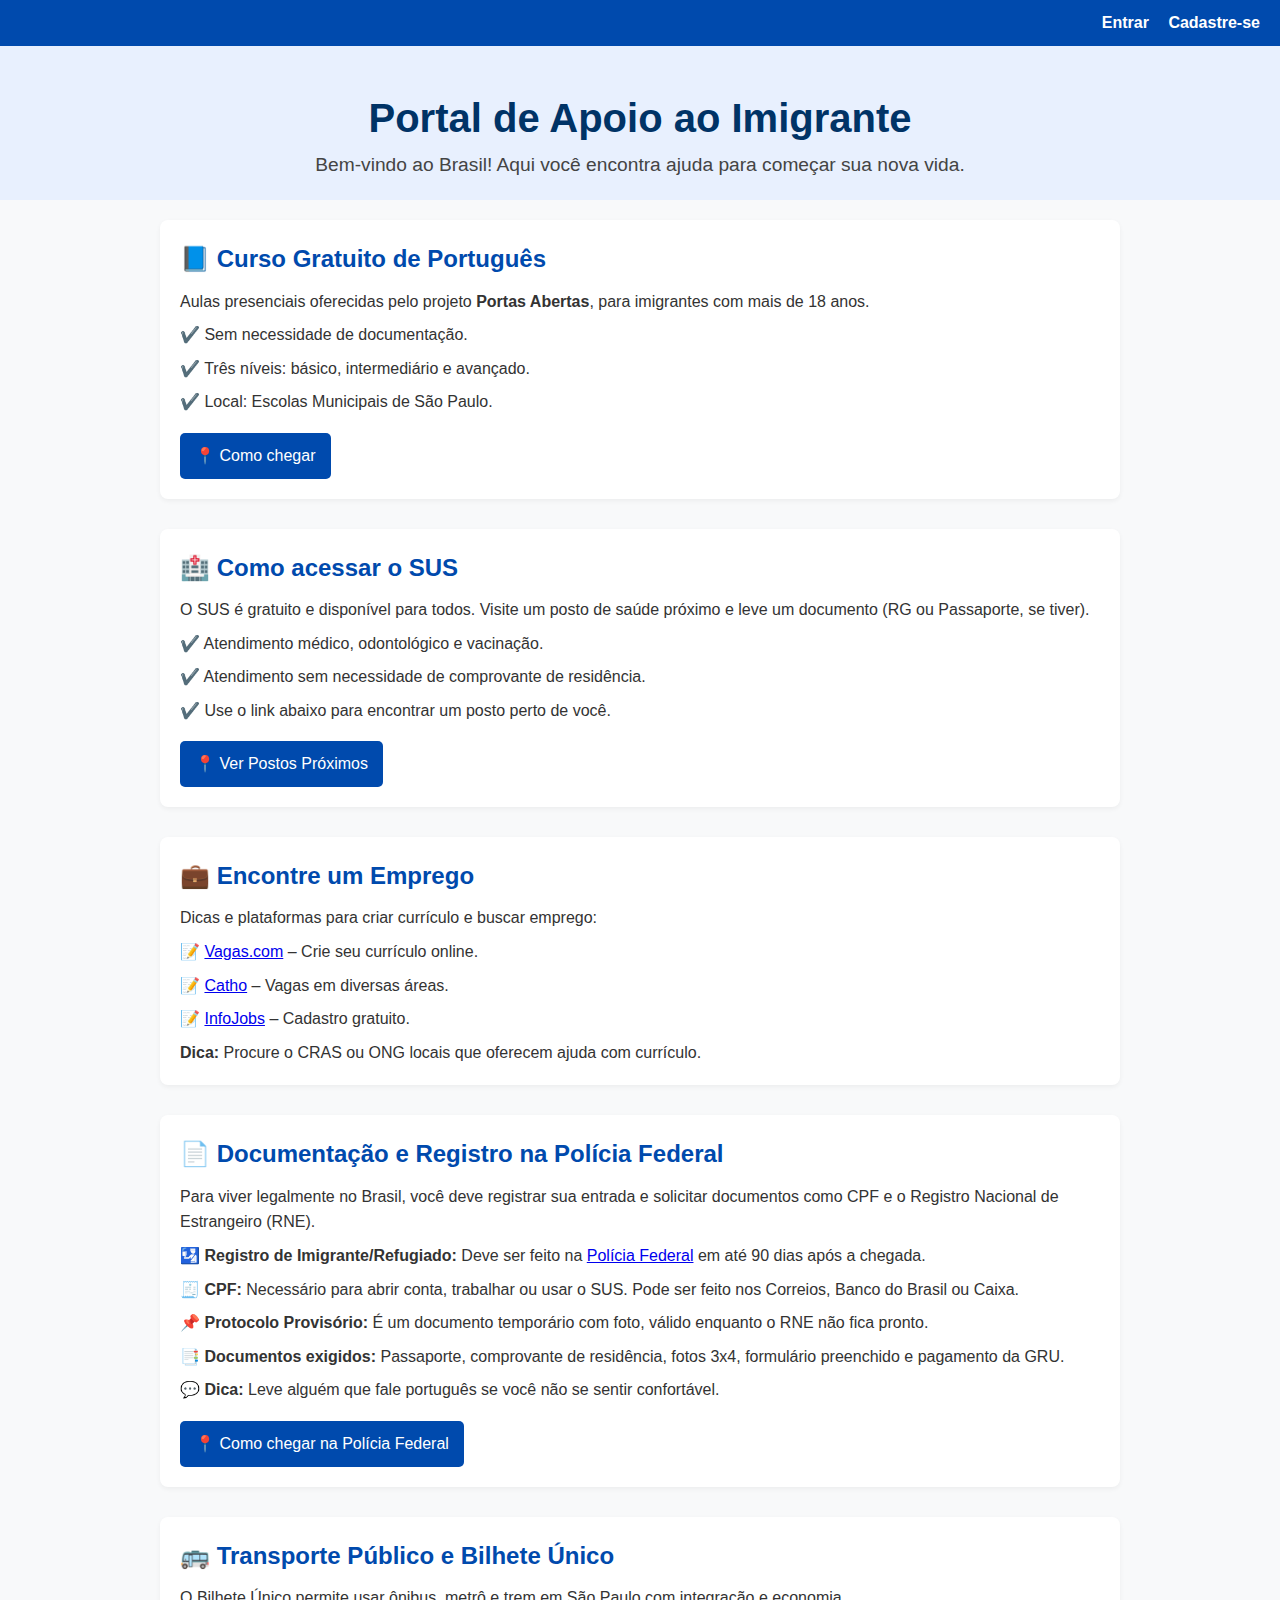
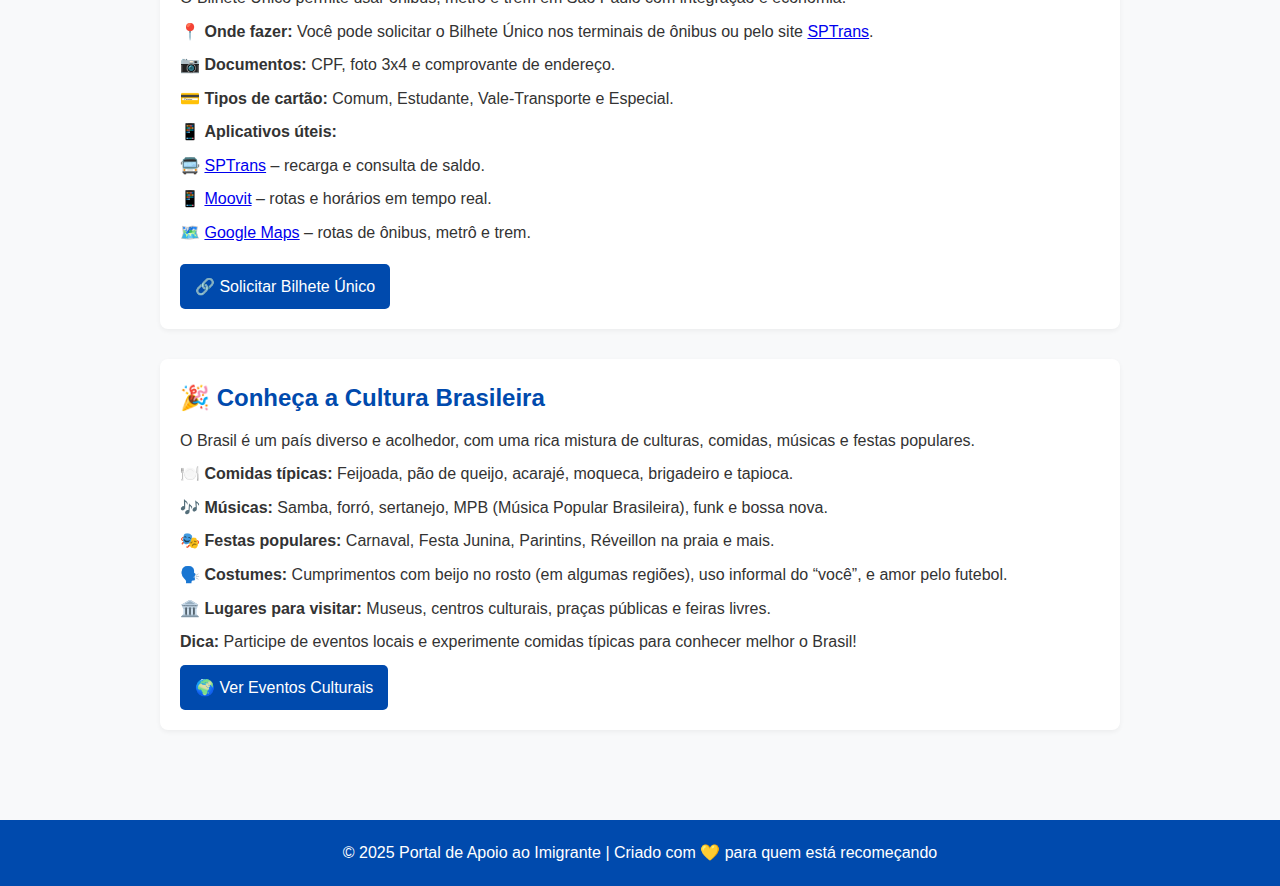
<file: index.html>
<!DOCTYPE html>
<html lang="pt-BR">
<head>
  <meta charset="UTF-8" />
  <meta name="viewport" content="width=device-width, initial-scale=1.0"/>
  <title>Portal de Apoio ao Imigrante</title>
  <link rel="stylesheet" href="style.css"/>
</head>
<body>
  <div class="top-bar">
    <button class="menu-toggle" aria-label="Abrir menu">&#9776;</button>
    <div class="auth-buttons">  
      <a href="login.html" class="btn-login">Entrar</a>
      <a href="cadastro.html" class="btn-register">Cadastre-se</a>
    </div>
  </div>

<nav class="mobile-menu">
    <a href="#curso">Curso de Português</a>
    <a href="#sus">Acesso ao SUS</a>
    <a href="#emprego">Emprego</a>
    <a href="#documentos">Documentação</a>
  </nav>

  <header class="main-header">
    <h1>Portal de Apoio ao Imigrante</h1>
    <p>Bem-vindo ao Brasil! Aqui você encontra ajuda para começar sua nova vida.</p>
  </header>

  <main class="container">

    <section class="info-section">
      <h2>📘 Curso Gratuito de Português</h2>
      <p>Aulas presenciais oferecidas pelo projeto <strong>Portas Abertas</strong>, para imigrantes com mais de 18 anos.</p>
      <ul>
        <li>✔️ Sem necessidade de documentação.</li>
        <li>✔️ Três níveis: básico, intermediário e avançado.</li>
        <li>✔️ Local: Escolas Municipais de São Paulo.</li>
      </ul>
      <a class="button" href="https://maps.google.com?q=Escola+Municipal+São+Paulo" target="_blank">📍 Como chegar</a>
    </section>

    <section class="info-section">
      <h2>🏥 Como acessar o SUS</h2>
      <p>O SUS é gratuito e disponível para todos. Visite um posto de saúde próximo e leve um documento (RG ou Passaporte, se tiver).</p>
      <ul>
        <li>✔️ Atendimento médico, odontológico e vacinação.</li>
        <li>✔️ Atendimento sem necessidade de comprovante de residência.</li>
        <li>✔️ Use o link abaixo para encontrar um posto perto de você.</li>
      </ul>
      <a class="button" href="https://maps.google.com?q=posto+de+saúde+São+Paulo" target="_blank">📍 Ver Postos Próximos</a>
    </section>

    <section class="info-section">
      <h2>💼 Encontre um Emprego</h2>
      <p>Dicas e plataformas para criar currículo e buscar emprego:</p>
      <ul>
        <li>📝 <a href="https://www.vagas.com.br" target="_blank">Vagas.com</a> – Crie seu currículo online.</li>
        <li>📝 <a href="https://www.catho.com.br" target="_blank">Catho</a> – Vagas em diversas áreas.</li>
        <li>📝 <a href="https://www.infojobs.com.br" target="_blank">InfoJobs</a> – Cadastro gratuito.</li>
      </ul>
      <p><strong>Dica:</strong> Procure o CRAS ou ONG locais que oferecem ajuda com currículo.</p>
    </section>

    <section class="info-section">
      <h2>📄 Documentação e Registro na Polícia Federal</h2>
      <p>Para viver legalmente no Brasil, você deve registrar sua entrada e solicitar documentos como CPF e o Registro Nacional de Estrangeiro (RNE).</p>
      <ul>
        <li>🛂 <strong>Registro de Imigrante/Refugiado:</strong> Deve ser feito na <a href="https://www.gov.br/pf/pt-br/assuntos/imigracao" target="_blank">Polícia Federal</a> em até 90 dias após a chegada.</li>
        <li>🧾 <strong>CPF:</strong> Necessário para abrir conta, trabalhar ou usar o SUS. Pode ser feito nos Correios, Banco do Brasil ou Caixa.</li>
        <li>📌 <strong>Protocolo Provisório:</strong> É um documento temporário com foto, válido enquanto o RNE não fica pronto.</li>
        <li>📑 <strong>Documentos exigidos:</strong> Passaporte, comprovante de residência, fotos 3x4, formulário preenchido e pagamento da GRU.</li>
        <li>💬 <strong>Dica:</strong> Leve alguém que fale português se você não se sentir confortável.</li>
      </ul>
      <a class="button" href="https://www.google.com/maps/search/Polícia+Federal+São+Paulo" target="_blank">📍 Como chegar na Polícia Federal</a>
    </section>

    <section class="info-section">
      <h2>🚌 Transporte Público e Bilhete Único</h2>
      <p>O Bilhete Único permite usar ônibus, metrô e trem em São Paulo com integração e economia.</p>
      <ul>
        <li>📍 <strong>Onde fazer:</strong> Você pode solicitar o Bilhete Único nos terminais de ônibus ou pelo site <a href="https://www.sptrans.com.br" target="_blank">SPTrans</a>.</li>
        <li>📷 <strong>Documentos:</strong> CPF, foto 3x4 e comprovante de endereço.</li>
        <li>💳 <strong>Tipos de cartão:</strong> Comum, Estudante, Vale-Transporte e Especial.</li>
        <li>📱 <strong>Aplicativos úteis:</strong>
          <ul>
            <li>🚍 <a href="https://play.google.com/store/apps/details?id=com.urban.mobility.br.sao.paulo.sptrans&hl=pt_BR" target="_blank">SPTrans</a> – recarga e consulta de saldo.</li>
            <li>📱 <a href="https://moovitapp.com/" target="_blank">Moovit</a> – rotas e horários em tempo real.</li>
            <li>🗺️ <a href="https://www.google.com/maps" target="_blank">Google Maps</a> – rotas de ônibus, metrô e trem.</li>
          </ul>
        </li>
      </ul>
      <a class="button" href="https://www.sptrans.com.br" target="_blank">🔗 Solicitar Bilhete Único</a>
    </section> 
    
    <section class="info-section">
      <h2>🎉 Conheça a Cultura Brasileira</h2>
      <p>O Brasil é um país diverso e acolhedor, com uma rica mistura de culturas, comidas, músicas e festas populares.</p>
      <ul>
        <li>🍽️ <strong>Comidas típicas:</strong> Feijoada, pão de queijo, acarajé, moqueca, brigadeiro e tapioca.</li>
        <li>🎶 <strong>Músicas:</strong> Samba, forró, sertanejo, MPB (Música Popular Brasileira), funk e bossa nova.</li>
        <li>🎭 <strong>Festas populares:</strong> Carnaval, Festa Junina, Parintins, Réveillon na praia e mais.</li>
        <li>🗣️ <strong>Costumes:</strong> Cumprimentos com beijo no rosto (em algumas regiões), uso informal do “você”, e amor pelo futebol.</li>
        <li>🏛️ <strong>Lugares para visitar:</strong> Museus, centros culturais, praças públicas e feiras livres.</li>
      </ul>
      <p><strong>Dica:</strong> Participe de eventos locais e experimente comidas típicas para conhecer melhor o Brasil!</p>
      <a class="button" href="https://www.guiadasemana.com.br/" target="_blank">🌍 Ver Eventos Culturais</a>
    </section>    

  </main>

  <footer class="main-footer">
    <p>&copy; 2025 Portal de Apoio ao Imigrante | Criado com 💛 para quem está recomeçando</p>
  </footer>

  <script>
    const toggleButton = document.querySelector(".menu-toggle");
    const menu = document.querySelector(".mobile-menu");

    toggleButton.addEventListener("click", () => {
      menu.classList.toggle("active");
    });
  </script> 
</body>
</html>
</file>
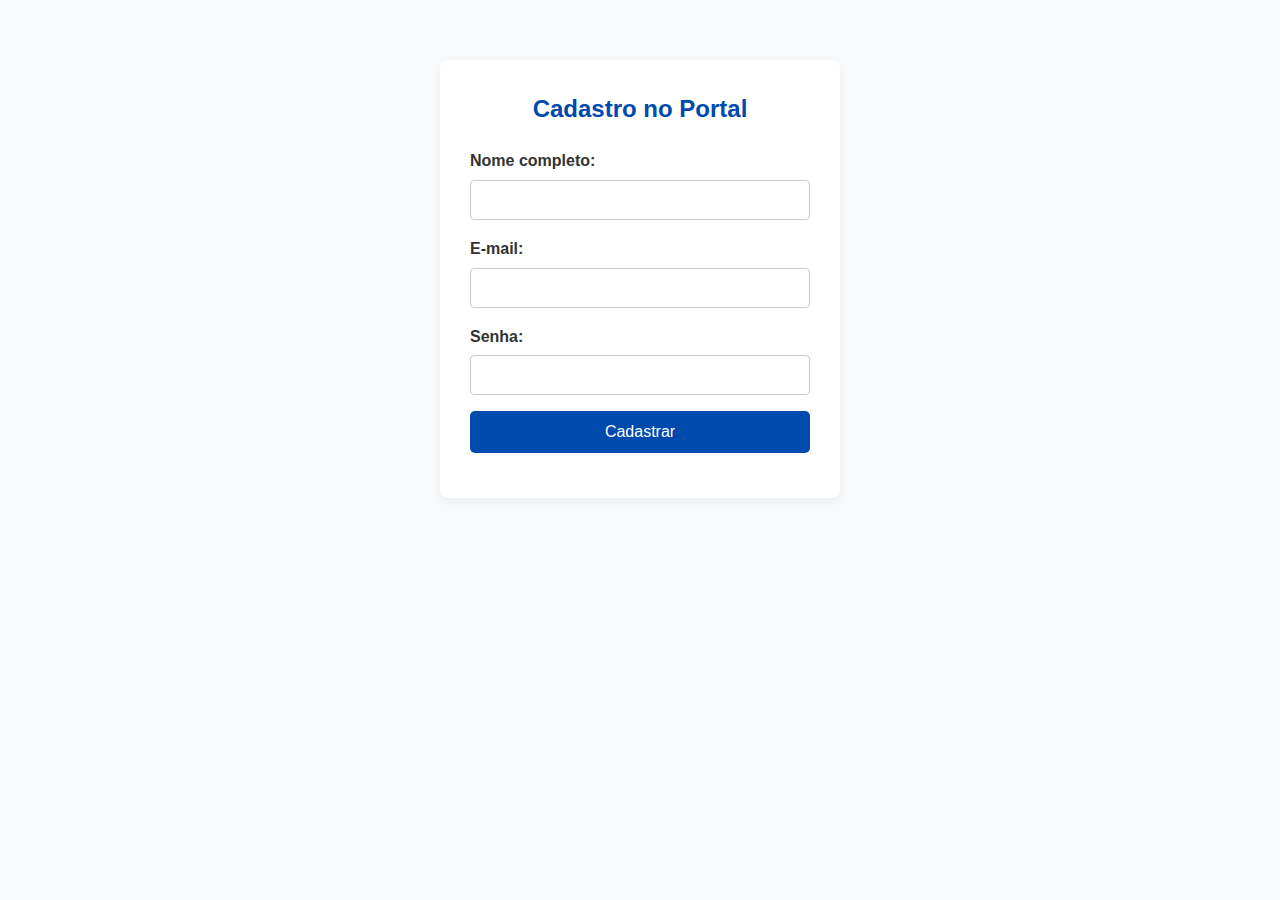
<file: cadastro.html>
<!DOCTYPE html>
<html lang="pt-BR">
<head>
  <meta charset="UTF-8" />
  <meta name="viewport" content="width=device-width, initial-scale=1.0"/>
  <title>Cadastro - Portal Imigrante</title>
  <link rel="stylesheet" href="style.css" />
  <style>
    body {
      font-family: 'Segoe UI', Tahoma, Geneva, Verdana, sans-serif;
      background-color: #f8f9fa;
      margin: 0;
      padding: 0;
    }

    .form-container {
      max-width: 400px;
      margin: 60px auto;
      background-color: white;
      padding: 30px;
      border-radius: 8px;
      box-shadow: 0 4px 8px rgba(0, 0, 0, 0.05);
    }

    .form-container h2 {
      text-align: center;
      color: #004aad;
      margin-bottom: 20px;
    }

    label {
      display: block;
      margin-bottom: 6px;
      font-weight: bold;
      color: #333;
    }

    input {
      width: 100%;
      padding: 10px;
      margin-bottom: 16px;
      border: 1px solid #ccc;
      border-radius: 4px;
      font-size: 1rem;
    }

    .btnCadastrar {
      width: 100%;
      background-color: #004aad;
      color: white;
      padding: 12px;
      border: none;
      border-radius: 5px;
      font-size: 1rem;
      cursor: pointer;
      transition: background-color 0.3s ease;
    }

    .btnCadastrar:hover {
      background-color: #003399;
    }

    #mensagem {
      margin-top: 15px;
      text-align: center;
      font-weight: bold;
      color: green;
    }

    @media (max-width: 500px) {
      .form-container {
        margin: 30px 15px;
        padding: 20px;
      }
    }
  </style>
</head>
<body>

  <div class="form-container">
    <h2>Cadastro no Portal</h2>
    <form id="cadastroform">
      <label for="nome">Nome completo:</label>
      <input type="text" id="nome" name="nome" required />

      <label for="email">E-mail:</label>
      <input type="email" id="email" name="email" required />

      <label for="senha">Senha:</label>
      <input type="password" id="senha" name="senha" required />

      <button type="submit" class="btnCadastrar">Cadastrar</button>
    </form>

    <div id="mensagem"></div>
  </div>

  <script>
    document.addEventListener('DOMContentLoaded', function () {
      const form = document.getElementById('cadastroform');
      const mensagem = document.getElementById('mensagem');

      form.addEventListener('submit', function (event) {
        event.preventDefault();
        mensagem.textContent = "✅ Cadastro realizado com sucesso!";
        form.reset();
        setTimeout(() => {
          mensagem.textContent = "";
        }, 5000);
      });
    });
  </script>

</body>
</html>
</file>
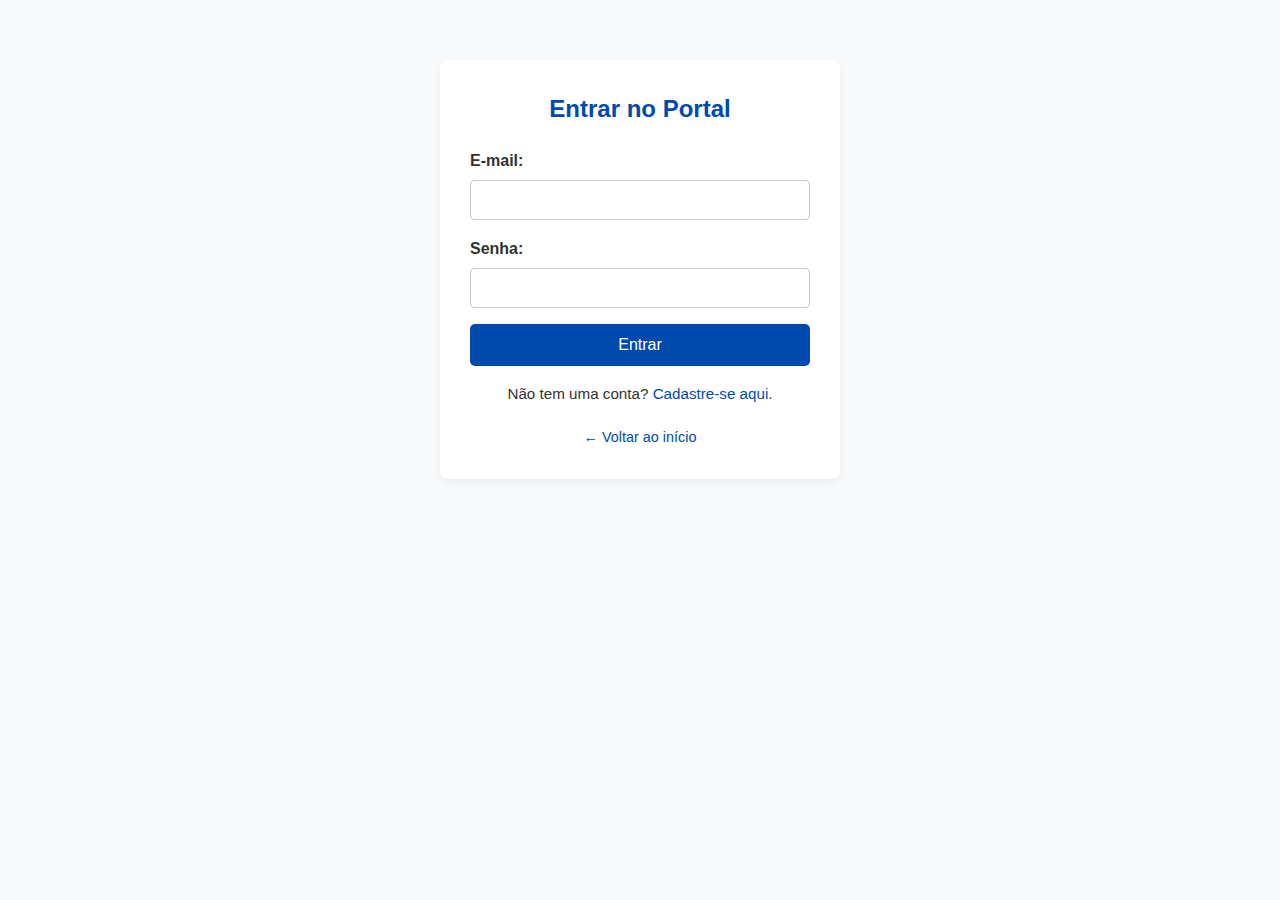
<file: login.html>
<!DOCTYPE html>
<html lang="pt-BR">
<head>
  <meta charset="UTF-8" />
  <meta name="viewport" content="width=device-width, initial-scale=1.0"/>
  <title>Login - Portal Imigrante</title>
  <link rel="stylesheet" href="style.css" />
  <style>
    body {
      font-family: 'Segoe UI', Tahoma, Geneva, Verdana, sans-serif;
      background-color: #f8f9fa;
      margin: 0;
      padding: 0;
    }

    .form-container {
      max-width: 400px;
      margin: 60px auto;
      background-color: white;
      padding: 30px;
      border-radius: 8px;
      box-shadow: 0 4px 8px rgba(0, 0, 0, 0.05);
    }

    .form-container h2 {
      text-align: center;
      color: #004aad;
      margin-bottom: 20px;
    }

    label {
      display: block;
      margin-bottom: 6px;
      font-weight: bold;
      color: #333;
    }

    input {
      width: 100%;
      padding: 10px;
      margin-bottom: 16px;
      border: 1px solid #ccc;
      border-radius: 4px;
      font-size: 1rem;
    }

    .btn-submit {
      width: 100%;
      background-color: #004aad;
      color: white;
      padding: 12px;
      border: none;
      border-radius: 5px;
      font-size: 1rem;
      cursor: pointer;
      transition: background-color 0.3s ease;
    }

    .btn-submit:hover {
      background-color: #003399;
    }

    p {
      text-align: center;
      margin-top: 16px;
      font-size: 0.95rem;
    }

    a {
      color: #004aad;
      text-decoration: none;
    }

    a:hover {
      text-decoration: underline;
    }

    .voltar {
      display: block;
      text-align: center;
      margin-top: 20px;
      font-size: 0.9rem;
    }

    @media (max-width: 500px) {
      .form-container {
        margin: 30px 15px;
        padding: 20px;
      }
    }
  </style>
</head>
<body>
  <div class="form-container">
    <h2>Entrar no Portal</h2>
    <form>
      <label for="email">E-mail:</label>
      <input type="email" id="email" name="email" required />

      <label for="senha">Senha:</label>
      <input type="password" id="senha" name="senha" required />

      <button type="submit" class="btn-submit">Entrar</button>
    </form>
    <p>Não tem uma conta? <a href="cadastro.html">Cadastre-se aqui</a>.</p>
    <a href="index.html" class="voltar">← Voltar ao início</a>
  </div>
</body>
</html>
</file>
<file: style.css>
/* Reset básico */
* {
  margin: 0;
  padding: 0;
  box-sizing: border-box;
}

body {
  font-family: 'Segoe UI', Tahoma, Geneva, Verdana, sans-serif;
  line-height: 1.6;
  background-color: #f8f9fa;
  color: #333;
}

.top-bar {
  background-color: #004aad;
  padding: 10px 20px;
  display: flex;
  justify-content: flex-end;
  align-items: center;
}

.auth-buttons a {
  color: white;
  text-decoration: none;
  margin-left: 15px;
  font-weight: bold;
}

.main-header {
  text-align: center;
  padding: 40px 20px 20px;
  background-color: #e8f0fe;
}

.main-header h1 {
  font-size: 2.5rem;
  color: #003366;
}

.main-header p {
  font-size: 1.2rem;
  color: #444;
}

.container {
  max-width: 1000px;
  margin: auto;
  padding: 20px;
}

.info-section {
  background: white;
  padding: 20px;
  margin-bottom: 30px;
  border-radius: 8px;
  box-shadow: 0 2px 5px rgba(0,0,0,0.05);
}

.info-section h2 {
  color: #004aad;
  margin-bottom: 10px;
}

.info-section ul {
  list-style: none;
  padding-left: 0;
}

.info-section ul li {
  margin: 8px 0;
}

.button {
  display: inline-block;
  margin-top: 10px;
  background-color: #004aad;
  color: white;
  padding: 10px 15px;
  text-decoration: none;
  border-radius: 5px;
  transition: background 0.3s ease;
}

.button:hover {
  background-color: #003399;
}

.main-footer {
  text-align: center;
  padding: 20px;
  background-color: #004aad;
  color: white;
  margin-top: 40px;
}

.menu-toggle {
  display: none;
  font-size: 1.5rem;
  background: none;
  color: white;
  border: none;
  cursor: pointer;
}

/* Mobile menu */
.mobile-menu {
  display: none;
  flex-direction: column;
  background-color: #004aad;
}

.mobile-menu a {
  color: white;
  padding: 12px 20px;
  border-top: 1px solid #0066cc;
  text-decoration: none;
}

.mobile-menu.active {
  display: flex;
}

/* Responsive */
@media (max-width: 768px) {
  .menu-toggle {
    display: block;
  }

  .auth-buttons {
    display: none;
  }
}
</file>
